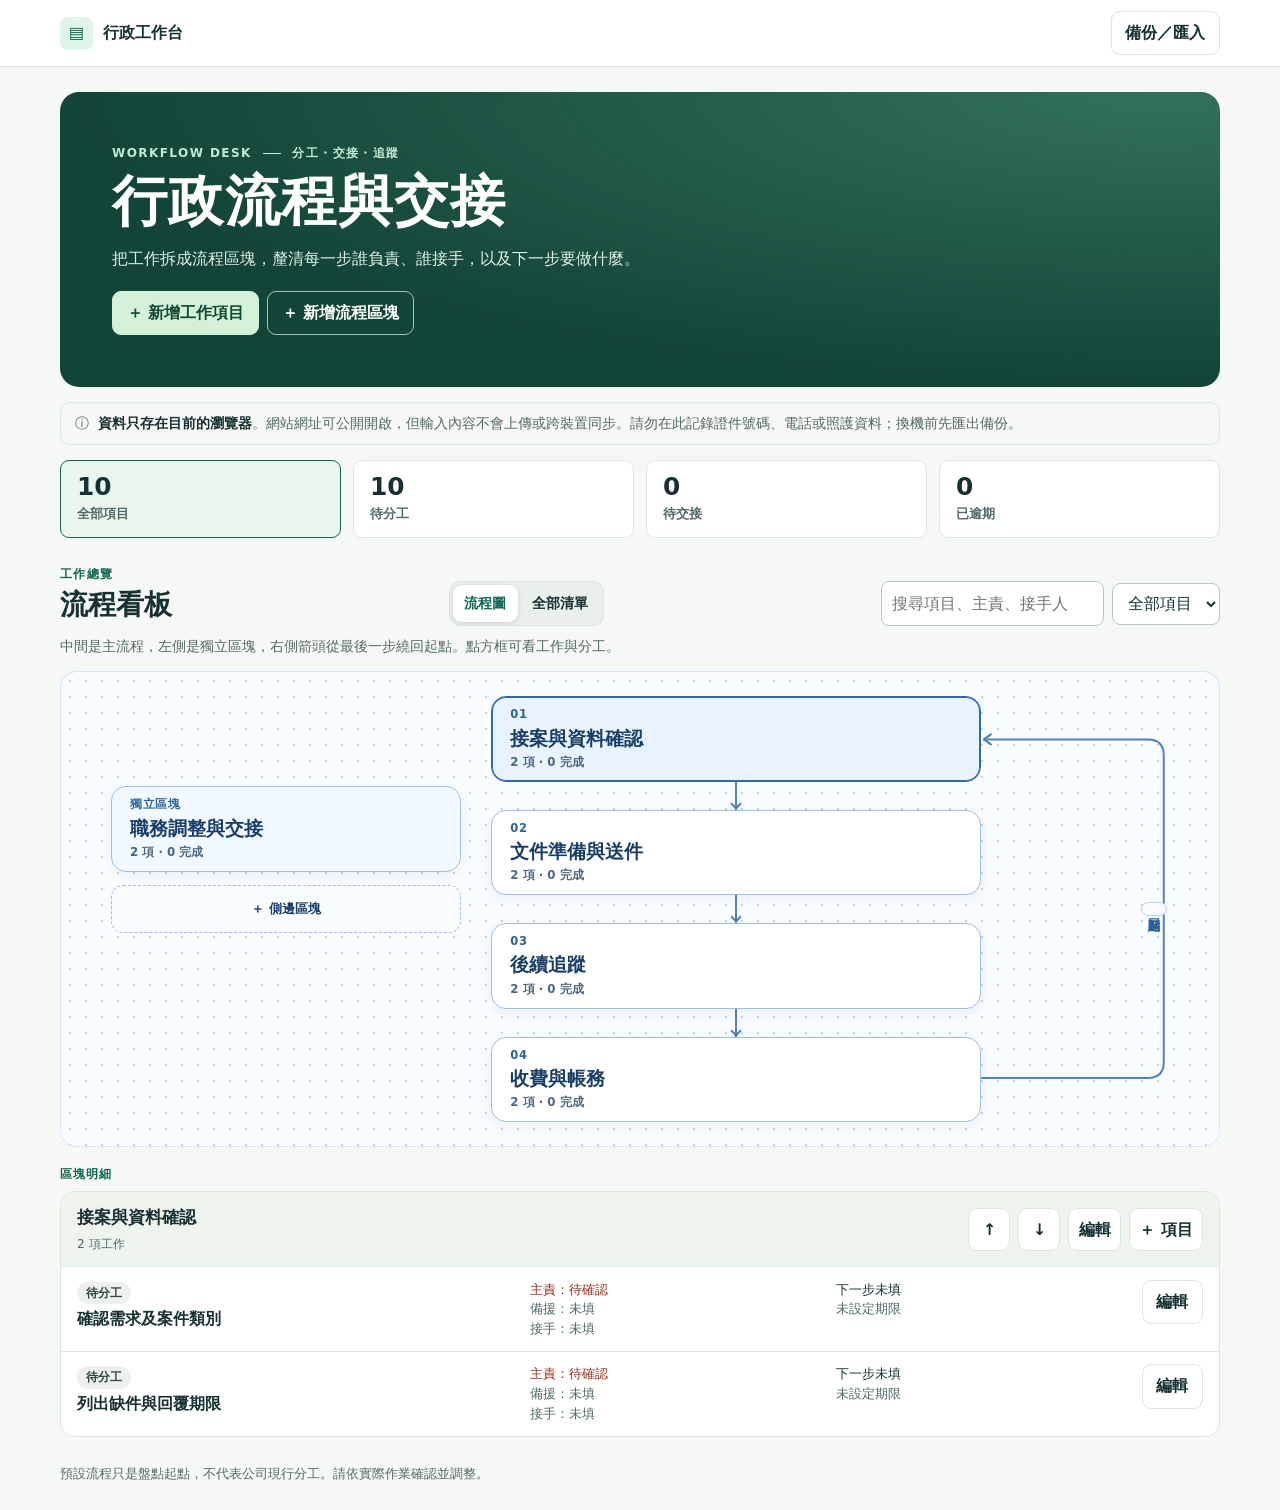
<file: workflow/index.html>
<!doctype html>
<html lang="zh-Hant">
<head>
<meta charset="utf-8"><meta name="viewport" content="width=device-width, initial-scale=1">
<meta name="robots" content="noindex,nofollow">
<title>行政流程與交接｜工作看板</title>
<link rel="stylesheet" href="style.css"><script src="sketch-board.js" defer></script>
<style>
[hidden]{display:none!important}
.workhead h2{font-size:1.75rem}
.view-switch{display:inline-flex;padding:3px;background:#e9efea;border:1px solid var(--line);border-radius:11px;gap:3px}
.view-switch button{border:0;background:transparent;min-height:37px;padding:.35rem .72rem;font-size:.9rem}
.view-switch button[aria-pressed=true]{background:white;color:var(--accent);box-shadow:0 1px 4px #15332825}
.flow-hint{margin:-4px 0 14px;color:var(--muted);font-size:.88rem}
.flow-map{display:grid;position:relative;grid-template-columns:minmax(0,1fr) minmax(0,1.4fr) minmax(36px,.45fr);column-gap:clamp(7px,2.6vw,30px);padding:24px clamp(10px,4.2vw,50px);margin:0 0 18px;border:1px solid #d9e5f1;border-radius:16px;background:radial-gradient(circle,#c1d5e7 1px,transparent 1.3px) 1px 1px/16px 16px,#f8fbff;overflow:hidden}
.map-main,.map-side{list-style:none;margin:0;padding:0;min-width:0}
.map-main{grid-column:2;grid-row:1}
.map-side{grid-column:1;grid-row:1;padding-top:clamp(60px,9vw,90px);display:flex;flex-direction:column;gap:13px}
.map-rail{grid-column:3;grid-row:1;position:relative}
.map-step{min-width:0}
.map-node,.map-add{position:relative;z-index:1;width:100%;min-height:82px;border:1px solid #9dbfe2;border-radius:15px;background:#fff;color:#183e67;text-align:left;padding:9px clamp(7px,1.7vw,18px);display:flex;flex-direction:column;justify-content:center;gap:3px;overflow-wrap:anywhere;box-shadow:0 4px 12px #29507c0e}
.map-node:hover,.map-node[aria-pressed=true]{background:#e8f3ff;border-color:#2e68a5;box-shadow:inset 0 0 0 1px #2e68a5}
.map-side .map-node{background:#f2f8ff}
.map-side .map-node[aria-pressed=true]{background:#e0eeff}
.map-node strong{line-height:1.3;font-size:clamp(.94rem,2.2vw,1.17rem)}
.map-num{font-size:.72rem;font-weight:800;letter-spacing:.06em;color:#2b649c}
.map-meta{font-size:.74rem;color:#4c6681}
.map-add{min-height:48px;border-style:dashed;border-radius:12px;align-items:center;text-align:center;box-shadow:none;background:#f9fcff;font-size:.83rem}
.map-arrow{display:block;position:relative;width:2px;height:28px;margin:0 auto;background:#5282b5}
.map-arrow::after{content:"";position:absolute;bottom:2px;left:-3px;width:6px;height:6px;border-bottom:2px solid #5282b5;border-right:2px solid #5282b5;transform:rotate(45deg)}
.map-route{position:absolute;inset:0;width:100%;height:100%;fill:none;stroke:#5282b5;stroke-width:2;stroke-linecap:round;stroke-linejoin:round;pointer-events:none}
.map-return{position:absolute;z-index:1;top:var(--return-y,50%);right:2px;transform:translateY(-50%);writing-mode:vertical-rl;min-height:0;padding:6px 3px;color:#2a6096;font-size:.75rem;white-space:nowrap;background:#f8fbff;border-color:#b9d2ed;border-radius:7px}
.group{scroll-margin-top:12px}
.flow-map[hidden]+.detail-label{display:none}
.detail-label{color:var(--accent);font-size:.78rem;font-weight:800;letter-spacing:.08em;margin:0 0 7px}
@media(max-width:720px){.workhead{gap:8px}.flow-hint{margin:0 0 10px}.flow-map{grid-template-columns:minmax(0,1fr) minmax(0,1.55fr) 36px}.map-side{padding-top:60px}}
</style>
</head>
<body>
<header class="mast"><div class="wrap top"><span class="brand"><span aria-hidden="true">▤</span> 行政工作台</span><div class="tools"><button id="backup">備份／匯入</button></div></div></header>
<main class="wrap">
<section class="hero">
<div class="eyebrow">WORKFLOW DESK <span></span> 分工・交接・追蹤</div>
<h1>行政流程與交接</h1>
<p>把工作拆成流程區塊，釐清每一步誰負責、誰接手，以及下一步要做什麼。</p>
<div class="hero-actions"><button class="primary" id="newItem">＋ 新增工作項目</button><button id="newGroup">＋ 新增流程區塊</button></div>
</section>
<div class="notice"><span aria-hidden="true">ⓘ</span><div><strong>資料只存在目前的瀏覽器</strong>。網站網址可公開開啟，但輸入內容不會上傳或跨裝置同步。請勿在此記錄證件號碼、電話或照護資料；換機前先匯出備份。</div></div>
<section id="stats" class="stats" aria-label="工作摘要"></section>
<section class="work">
<div class="workhead"><div><div class="eyebrow">工作總覽</div><h2>流程看板</h2></div><div class="view-switch" role="group" aria-label="顯示方式"><button type="button" id="flowMode" aria-pressed="true">流程圖</button><button type="button" id="listMode" aria-pressed="false">全部清單</button></div><div class="filter"><label><span class="sr">搜尋</span><input type="search" id="query" placeholder="搜尋項目、主責、接手人"></label><label><span class="sr">篩選狀態</span><select id="filter"><option value="">全部項目</option><option>待分工</option><option>待開始</option><option>進行中</option><option>待交接</option><option>已完成</option><option>已逾期</option></select></label></div></div>
<p class="flow-hint">中間是主流程，左側是獨立區塊，右側箭頭從最後一步繞回起點。點方框可看工作與分工。</p>
<div id="flowMap" class="flow-map" role="region" aria-label="行政流程圖" hidden></div>
<p class="detail-label">區塊明細</p>
<div id="board"></div>
</section>
<footer>預設流程只是盤點起點，不代表公司現行分工。請依實際作業確認並調整。</footer>
</main>
<dialog id="editor" aria-labelledby="editTitle"><form id="form"><div class="dialoghead"><h2 id="editTitle"></h2><button type="button" data-close aria-label="關閉">✕</button></div><div id="fields" class="fields"></div><p id="editError" class="error" role="alert"></p><div class="dialogfoot"><button type="button" data-close>取消</button><button class="primary" type="submit">儲存</button></div></form></dialog>
<dialog id="backupDialog" aria-labelledby="backupTitle"><div class="dialoghead"><h2 id="backupTitle">備份與還原</h2><button type="button" data-close aria-label="關閉">✕</button></div><p>匯出會下載目前整份看板。匯入會取代這個瀏覽器原有資料，建議先備份舊版本。</p><p id="backupError" class="error" role="alert"></p><div class="dialogfoot"><button id="exportBtn">匯出 JSON</button><button class="primary" id="importBtn">匯入備份</button><input type="file" id="backupFile" accept=".json,application/json" hidden></div></dialog>
<div id="toast" role="status" aria-live="polite"></div>
</body>
</html>
</file>
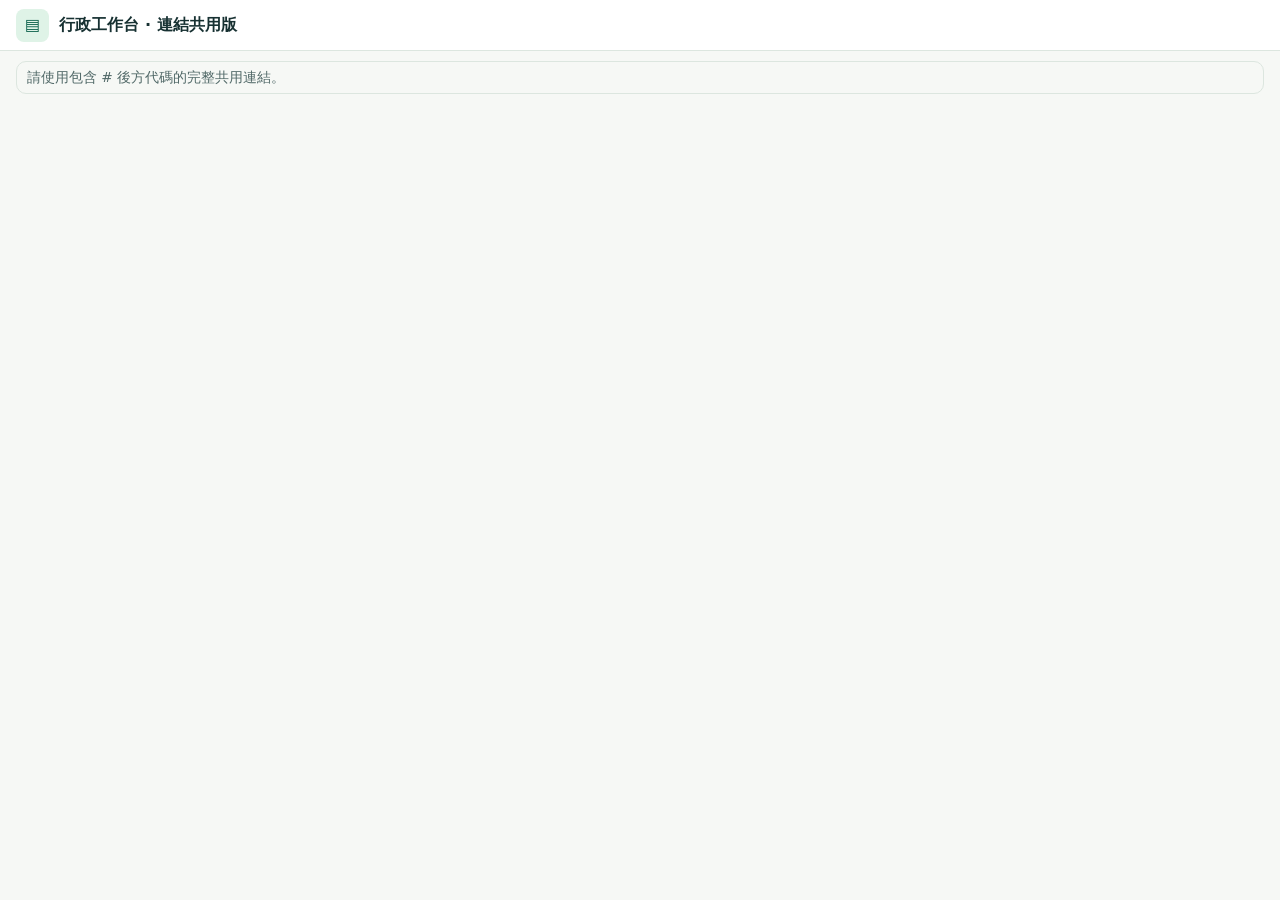
<file: workflow/link/index.html>
<!doctype html>
<html lang="zh-Hant">
<head>
<meta charset="utf-8"><meta name="viewport" content="width=device-width, initial-scale=1">
<meta name="robots" content="noindex,nofollow"><meta name="referrer" content="no-referrer">
<title>行政流程與交接｜連結共用版</title>
<link rel="stylesheet" href="../style.css"><link rel="stylesheet" href="canvas.css?v=staffColors12"><script type="module" src="board.mjs?v=staffColors12"></script>
<style>
[hidden]{display:none!important}
.workhead h2{font-size:1.75rem}
.view-switch{display:inline-flex;padding:3px;background:#e9efea;border:1px solid var(--line);border-radius:11px;gap:3px}
.view-switch button{border:0;background:transparent;min-height:37px;padding:.35rem .72rem;font-size:.9rem}
.view-switch button[aria-pressed=true]{background:white;color:var(--accent);box-shadow:0 1px 4px #15332825}
.group{scroll-margin-top:12px}
</style>
</head>
<body>
<header class="mast"><div class="wrap top"><span class="brand"><span aria-hidden="true">▤</span> 行政工作台 · 連結共用版</span></div></header>
<div class="wrap notice" id="cloudStatus" role="status">正在連接共用看板…</div>
<main class="wrap" id="boardMain" hidden>
<section class="work">
<div class="workhead cv-workhead"><h1>行政流程看板</h1><div class="view-switch" role="group" aria-label="顯示方式"><button type="button" id="canvasMode" aria-pressed="true">自由編排</button><button type="button" id="listMode" aria-pressed="false">全部清單</button></div></div>
<section id="canvasPanel" aria-label="自由編排流程畫布">
<div class="cv-toolbar"><div class="cv-edge-tools"><button type="button" class="primary" id="canvasAdd" disabled>＋ 新增圖卡</button><button type="button" id="canvasCancelLink" hidden>取消連線</button><label for="canvasEdgeList" class="sr">選擇箭頭</label><select id="canvasEdgeList"><option value="">選擇要移除的箭頭</option></select><button type="button" id="canvasRemoveEdge" disabled>移除箭頭</button></div><div class="cv-zoom" role="group" aria-label="畫布檢視"><button type="button" id="canvasZoomOut" aria-label="縮小畫布">−</button><button type="button" id="canvasZoomReset" title="回到原始大小" aria-label="回到原始大小，100%">100%</button><button type="button" id="canvasZoomIn" aria-label="放大畫布">＋</button><button type="button" id="canvasExpand" aria-pressed="false">全畫面</button></div></div>
<div class="cv-meta"><p class="cv-hint">拖動「⠿」靠近同一排或同一列會自動對齊；按住 Shift 可暫停對齊。拖到畫布上下緣會自動捲動。<span id="canvasHint">點兩張圖卡的圓點即可連線。</span></p><div id="canvasStatus" class="cv-status" role="status">正在載入畫布…</div></div>
<div class="cv-scroll" id="canvasScroll" tabindex="0" aria-label="圖卡畫布，可上下左右捲動"><div class="cv-surface" id="canvasSurface"><svg id="canvasLinks" class="cv-svg" xmlns="http://www.w3.org/2000/svg" aria-hidden="true"><defs><marker id="cvArrow" viewBox="0 0 12 12" refX="12" refY="6" markerWidth="7" markerHeight="7" orient="auto"><path d="M0 0L12 6L0 12Z" fill="#2c6daf"/></marker></defs><g id="canvasPaths"></g></svg><div id="canvasGuideX" class="cv-guide cv-guide-x" aria-hidden="true" hidden></div><div id="canvasGuideY" class="cv-guide cv-guide-y" aria-hidden="true" hidden></div><div id="canvasCards"></div><div id="canvasMeasures" aria-hidden="true"></div></div></div>
</section>
<section id="workloadPanel" aria-labelledby="workloadTitle" hidden>
<div class="wl-head"><div><h2 id="workloadTitle">行政工作分配</h2><p>與「自由編排」上的圖卡同步。每個非空白工作項目算 1 項；每個細項可對應多個大類。「全部大類」不重複計數，同一項由多人負責時，在目前大類的分工占比會平均分給符合該類的行政，不代表工時。</p></div></div>
<div id="workloadStatus" class="cv-status" role="status">正在載入圖卡…</div>
<div id="workloadContent" hidden>
<section class="wl-box wl-case-ref" aria-labelledby="caseRefTitle">
<div class="wl-list-head"><h3 id="caseRefTitle">LinkJet 案件量參考</h3><button type="button" id="caseRefEdit">更新參考數字</button></div>
<p id="caseRefPeriod" class="wl-muted"></p><div id="caseRefCounts" class="wl-case-counts"></div>
<p class="wl-muted">這是案件量快照，和下方的圖卡工作項目分開計算，不會即時連線 LinkJet。</p>
</section>
<div class="wl-filter wl-kind-filter"><label for="workloadKind">依大類查看</label><select id="workloadKind"></select></div><div id="workloadTotals" class="wl-totals" aria-label="項目總覽"></div>
<div class="wl-box"><h3>各行政負責占比</h3><div id="workloadShares"></div></div>
<div class="wl-box wl-list"><div class="wl-list-head"><h3>工作項目明細</h3><div class="wl-filter"><label for="workloadOwner">依負責人篩選</label><select id="workloadOwner"><option value="all">所有人</option></select></div></div><p id="workloadCount" class="wl-muted" aria-live="polite"></p><div class="wl-table-wrap"><table><thead><tr><th scope="col">來源圖卡</th><th scope="col">工作項目</th><th scope="col">負責行政</th><th scope="col">對應大類</th></tr></thead><tbody id="workloadRows"></tbody></table></div></div>
</div></section></section>
<footer>持有完整連結的人都能查看和修改。請勿填寫客戶資料、照護資訊或其他個資。</footer>
</main>
<dialog id="caseRefDialog" aria-labelledby="caseRefDialogTitle"><form id="caseRefForm"><div class="dialoghead"><h2 id="caseRefDialogTitle">更新案件量參考</h2></div>
<p class="wl-muted">填入包含已下架的六類件數。更新後，使用完整共用網址的人都能看到。</p>
<div class="fields"><label class="field"><span>起始日期</span><input type="date" id="caseRefFrom" required></label><label class="field"><span>結束日期</span><input type="date" id="caseRefTo" required></label><div id="caseRefInputs" class="fields wide"></div></div>
<p id="caseRefError" class="error" role="alert"></p><div class="dialogfoot"><button type="button" id="caseRefCancel">取消</button><button type="submit" class="primary">儲存案件量</button></div></form></dialog>
<dialog id="canvasDialog" aria-labelledby="canvasDialogTitle"><form id="canvasForm"><div class="dialoghead"><h2 id="canvasDialogTitle">新增圖卡</h2></div><div class="fields"><label class="field wide"><span>圖卡標題</span><input id="canvasTitle" maxlength="120" required></label><section class="wide cv-work" aria-labelledby="cvWorkLabel"><div class="cv-work-head"><strong id="cvWorkLabel">工作項目</strong><strong>負責行政與對應大類</strong></div><div id="canvasWorkRows"></div><button type="button" id="canvasAddWork">＋ 新增工作項目</button><details id="canvasRosterPanel"><summary>新增行政人員</summary><p>建議用暱稱或代號。名單會和圖卡一起儲存，持有連結的人都看得到。</p><div class="cv-roster-entry"><input id="canvasRosterName" maxlength="40" aria-label="行政人員暱稱或代號" placeholder="輸入暱稱或代號"><button type="button" id="canvasRosterAdd">加入名單</button></div><p id="canvasRosterStatus" role="status"></p></details></section></div><p id="canvasError" class="error" role="alert"></p><div class="dialogfoot"><button type="button" id="canvasDelete" class="danger" hidden>刪除圖卡</button><button type="button" id="canvasCancel">取消</button><button type="submit" class="primary">儲存圖卡</button></div></form></dialog>
</body>
</html>
</file>
<file: workflow/style.css>
:root{color-scheme:light;--ink:#173132;--muted:#516968;--bg:#f6f8f5;--line:#dce6df;--accent:#126651;--dark:#134438;--white:#fff;font-family:system-ui,"Microsoft JhengHei",sans-serif}*{box-sizing:border-box}body{margin:0;background:var(--bg);color:var(--ink);line-height:1.5}button,input,select,textarea{font:inherit}a{color:inherit}button{cursor:pointer}button,a,input,select,textarea{-webkit-tap-highlight-color:transparent}button:focus-visible,a:focus-visible,input:focus-visible,select:focus-visible,textarea:focus-visible{outline:3px solid #38a680;outline-offset:2px}button{background:#fff;border:1px solid var(--line);border-radius:9px;color:var(--ink);font-weight:650;padding:.57rem .86rem;min-height:43px}button:hover{background:#edf6ef}.primary{background:var(--accent);border-color:var(--accent);color:#fff}.primary:hover{background:#0a5040}.wrap{max-width:1160px;width:calc(100% - 48px);margin:auto}.mast{background:#fff;border-bottom:1px solid var(--line)}.top{display:flex;align-items:center;justify-content:space-between;min-height:66px;gap:10px}.brand{font-weight:800;display:flex;gap:.65rem;align-items:center;white-space:nowrap}.brand span{background:#dff3e7;color:#0e634d;display:grid;place-items:center;width:33px;height:33px;border-radius:8px}.tools,.hero-actions,.filter,.dialogfoot,.group-actions{display:flex;gap:8px;align-items:center;flex-wrap:wrap}.tools a{padding:8px 4px;color:var(--accent);font-weight:650;text-decoration:none}.hero{margin-top:25px;border-radius:19px;padding:clamp(22px,5vw,52px);color:#fff;background:radial-gradient(ellipse at 95% 0,#32715b,transparent 70%),var(--dark)}.eyebrow{font-size:.75rem;letter-spacing:.12em;font-weight:800;color:var(--accent)}.hero .eyebrow{color:#c2e9d3;display:flex;align-items:center;gap:.7rem}.eyebrow span{width:18px;height:1px;background:currentColor}.hero h1{font-size:clamp(2rem,5vw,3.45rem);margin:.3rem 0;letter-spacing:.025em;line-height:1.25}.hero p{margin:.7rem 0 1.25rem;color:#e0f0e7}.hero .primary{background:#d2f1d7;color:#114837;border-color:#d2f1d7}.hero button:not(.primary){background:transparent;color:#fff;border-color:#a0c6b5}.hero button:hover{box-shadow:0 0 0 2px #cee5d7}.notice{display:flex;gap:.55rem;margin:15px 0;padding:10px 14px;border:1px solid var(--line);border-radius:10px;color:var(--muted);font-size:.86rem}.notice strong{color:var(--ink)}.stats{display:grid;grid-template-columns:repeat(4,minmax(0,1fr));gap:12px}.stat{text-align:left;padding:12px 16px}.stat b{display:block;font-size:1.55rem;line-height:1.15}.stat span{color:var(--muted);font-size:.82rem}.stat[aria-pressed=true]{border-color:var(--accent);background:#eaf5ee}.work{margin:27px 0}.workhead{display:flex;align-items:end;justify-content:space-between;gap:12px;margin-bottom:14px}.workhead h2{margin:1px 0 0;font-size:1.65rem}input,select,textarea{min-width:0;max-width:100%;border:1px solid #b7c9bf;background:#fff;color:var(--ink);padding:.59rem .68rem;border-radius:8px}textarea{min-height:5rem;resize:vertical}.group{margin:0 0 16px;border:1px solid var(--line);border-radius:15px;overflow:hidden;background:#fff}.group-head{display:flex;justify-content:space-between;align-items:center;gap:10px;padding:13px 16px;background:#edf4ee}.group-head h3{margin:0;font-size:1.08rem;overflow-wrap:anywhere}.group-count{font-size:.76rem;color:var(--muted)}.group-actions{flex-shrink:0}.group-actions button{min-width:42px;padding:.36rem .58rem}.rows{list-style:none;margin:0;padding:0}.row{display:grid;grid-template-columns:minmax(160px,1.5fr) minmax(160px,1fr) minmax(140px,1fr) auto;gap:11px;padding:12px 16px;align-items:start}.row+.row{border-top:1px solid var(--line)}.row h4,.row p{margin:0;overflow-wrap:anywhere;white-space:pre-wrap}.row h4{font-size:1rem}.row p,.meta{font-size:.83rem;color:var(--muted)}.row .next{color:var(--ink)}.row .edit{min-height:41px}.pill{display:inline-block;border-radius:30px;padding:2px 9px;margin-bottom:3px;font-size:.78rem;background:#edf0ef;color:#304744;font-weight:750}.pill[data-tone=active]{background:#e6efff;color:#215292}.pill[data-tone=handoff]{background:#fff0d7;color:#794507}.pill[data-tone=done]{background:#dcf2e3;color:#12604b}.warn{color:#96301c!important}.empty{padding:15px 16px;color:var(--muted);margin:0}footer{padding:0 0 26px;color:var(--muted);font-size:.83rem}.sr{position:absolute;width:1px;height:1px;overflow:hidden;clip-path:inset(50%)}dialog{width:min(590px,calc(100% - 24px));max-height:90dvh;border:1px solid var(--line);border-radius:16px;color:var(--ink);padding:18px 20px;box-shadow:0 24px 100px #12352c44}dialog::backdrop{background:#163c35a0}.dialoghead{display:flex;justify-content:space-between;align-items:center;gap:8px;margin-bottom:10px}.dialoghead h2{margin:0}.dialogfoot{justify-content:flex-end;margin-top:12px}.fields{display:grid;grid-template-columns:repeat(2,minmax(0,1fr));gap:10px}.field{display:flex;flex-direction:column;gap:3px;font-weight:650;font-size:.88rem}.wide{grid-column:1/-1}.error{color:#a33121;font-size:.86rem}.error:empty{display:none}.danger{color:#9b3627}.hint{color:var(--muted);font-size:.83rem}#toast{position:fixed;bottom:10px;left:50%;transform:translateX(-50%);max-width:calc(100vw - 24px);background:#193b32;color:#fff;padding:9px 14px;border-radius:8px;z-index:10}#toast:empty{display:none}
@media(max-width:720px){.wrap{width:calc(100% - 24px)}.hero{margin-top:12px}.workhead{align-items:start;flex-direction:column}.filter{width:100%;display:grid;grid-template-columns:minmax(0,1fr) minmax(105px,auto)}.filter input{width:100%}.row{grid-template-columns:minmax(0,1fr) auto;gap:6px 10px}.row>div:nth-child(2),.row>div:nth-child(3){grid-column:1}.row .edit{grid-area:1/2/3/3}.group-head{padding:10px 12px}.row{padding:11px 12px}}@media(max-width:455px){.tools{font-size:.78rem;gap:3px}.tools button{padding:.3rem .38rem}.brand{font-size:.88rem;gap:.35rem}.stats{gap:6px}.stat{padding:8px}.stat span{font-size:.72rem}.group-actions{gap:3px}.group-actions button{min-width:38px;padding:.27rem .33rem}.group-head h3{font-size:1rem}.hero-actions button{font-size:.88rem}}@media(prefers-reduced-motion:reduce){*{scroll-behavior:auto!important}}
</file>
<file: workflow/link/canvas.css>
.cv-toolbar,.cv-edge-tools{display:flex;align-items:center;flex-wrap:wrap;gap:8px}.cv-toolbar{justify-content:space-between;margin:.5rem 0}.cv-edge-tools{max-width:100%}.cv-edge-tools select{width:auto;max-width:min(52vw,340px)}.cv-hint{font-size:.9rem;color:#334d64;margin:8px 0}.cv-status{color:#244f6e;font-size:.85rem;margin:6px 0 10px}.cv-scroll{width:100%;height:clamp(440px,70vh,820px);overflow:auto;border:1px solid #ccddee;border-radius:16px;background:#fff;position:relative;overscroll-behavior:contain}
.cv-surface{position:relative;min-width:100%;min-height:100%;background:radial-gradient(circle,#c7d8e8 1px,transparent 1.3px) 0 0/17px 17px,#fff;isolation:isolate}
.cv-svg{position:absolute;inset:0;width:100%;height:100%;overflow:visible;pointer-events:none}#canvasPaths{fill:none;stroke:#2c6daf;stroke-width:2.3}
.cv-card{position:absolute;color:#183d62;background:#f5faff;border:1px solid #91b6dc;border-radius:14px;width:244px;box-shadow:0 4px 14px #163b6020;padding:13px 13px 13px 12px;overflow:visible;z-index:1}
.cv-card.cv-moving{z-index:3;background:#e4f1ff;box-shadow:0 7px 22px #163b6040}.cv-card-head{display:flex;align-items:flex-start;gap:5px}.cv-card h3{font-size:.99rem;line-height:1.35;flex:1;overflow-wrap:anywhere;margin:4px 0}.cv-card-head button{padding:3px 5px;min-height:30px;font-size:.75rem;color:#194e85;border-color:#c5daee}.cv-card-head .cv-grip{font-size:1.12rem;touch-action:none;cursor:grab;min-width:30px}.cv-grip:active{cursor:grabbing}.cv-card p{white-space:pre-wrap;overflow-wrap:anywhere;margin:8px 2px 0;color:#284966;font-size:.87rem;line-height:1.45}
.cv-card .cv-port{position:absolute;border:2px solid #367bbf;border-radius:50%;background:#fff;width:16px;height:16px;min-height:0;padding:0;box-shadow:0 0 0 3px #fff8;z-index:4;touch-action:manipulation}.cv-card .cv-port[aria-pressed="true"],.cv-card .cv-port:hover{background:#2c6daf;box-shadow:0 0 0 4px #a4cff8}.cv-port-t{top:-8px;left:calc(50% - 8px)}.cv-port-b{bottom:-8px;left:calc(50% - 8px)}.cv-port-l{left:-8px;top:calc(50% - 8px)}.cv-port-r{right:-8px;top:calc(50% - 8px)}.cv-empty{position:absolute;top:20px;left:22px;color:#416483;margin:0}
@media(max-width:600px){.cv-card{width:220px}.cv-toolbar{justify-content:flex-start}.cv-card .cv-port{width:22px;height:22px}.cv-port-t{top:-11px;left:calc(50% - 11px)}.cv-port-b{bottom:-11px;left:calc(50% - 11px)}.cv-port-l{left:-11px;top:calc(50% - 11px)}.cv-port-r{right:-11px;top:calc(50% - 11px)}}

.cv-work{display:grid;gap:8px}.cv-work-head,.cv-work-row{display:grid;grid-template-columns:minmax(0,1fr) minmax(104px,32%) 34px;gap:6px;align-items:center}.cv-work-head{font-size:.86rem;color:#294e70}.cv-work-row{margin-bottom:6px}.cv-work-row :is(input,select){min-width:0;width:100%}.cv-work-row .cv-work-remove{padding:0;min-width:34px;font-size:1.1rem}.cv-work>button{justify-self:start}.cv-work details{margin-top:4px;padding:9px;background:#f3f8fc;border-radius:8px}.cv-work summary{cursor:pointer;font-weight:600}.cv-work details p{color:#36526b;font-size:.82rem;margin:6px 0}.cv-work details p:empty{display:none}.cv-roster-entry{display:flex;gap:6px}.cv-roster-entry input{min-width:0;flex:1}.cv-roster-entry button{flex:none}
.cv-card-tasks{display:grid;gap:4px;list-style:none;padding:0;margin:8px 2px 0}.cv-card-tasks li{display:flex;align-items:flex-start;justify-content:space-between;gap:5px;font-size:.87rem;color:#284966}.cv-card-tasks li span{min-width:0;white-space:pre-wrap;overflow-wrap:anywhere}.cv-owner-tag{flex:none;max-width:44%;overflow-wrap:anywhere;border-radius:8px;background:#dcecfb;color:#214f78;padding:1px 5px}

#boardMain,.mast .wrap{max-width:none;width:calc(100% - 32px)}#cloudStatus{margin:10px 16px;width:auto;max-width:none;padding:5px 10px}#boardMain .work{margin:8px 0 12px}.cv-workhead{align-items:center;flex-direction:row;flex-wrap:wrap;margin-bottom:6px}.cv-workhead h1{font-size:clamp(1.14rem,2.4vw,1.65rem);margin:0}.mast .top{min-height:50px}.cv-old-actions{margin-bottom:10px}.cv-meta{display:flex;flex-wrap:wrap;justify-content:space-between;align-items:baseline;gap:0 12px}.cv-meta .cv-status,.cv-meta .cv-hint{margin:2px 0 7px}.cv-scroll{height:max(400px,calc(100vh - 175px));height:max(400px,calc(100dvh - 175px))}.cv-zoom{display:flex;gap:5px;align-items:center}.cv-zoom button{padding:.38rem .59rem;min-width:36px}.cv-zoom button:disabled{opacity:.5}.cv-expanded-page{overflow:hidden}.cv-expanded{position:fixed;inset:0;z-index:20;display:flex;flex-direction:column;padding:8px 12px 12px;background:#f6f8f5}.cv-expanded .cv-scroll{height:auto;flex:1;min-height:0}#canvasDialog{width:min(660px,calc(100% - 22px))}
@media(max-width:650px){#boardMain,.mast .wrap{width:calc(100% - 16px)}#cloudStatus{margin:7px 8px;font-size:.79rem}.cv-scroll{height:max(390px,calc(100dvh - 215px))}.cv-toolbar button,.cv-toolbar select{font-size:.85rem}.cv-expanded{padding:5px 6px 6px}.cv-work-row input,.cv-work-row select{padding-left:6px;padding-right:6px}}

.cv-guide{position:absolute;z-index:2;pointer-events:none;opacity:.85}.cv-guide-x{border-left:1px dashed #087087;width:0}.cv-guide-y{border-top:1px dashed #087087;height:0}
#workloadPanel{max-width:1300px;margin:12px auto 22px}.wl-head h2,.wl-box h3{margin:0}.wl-head p,.wl-muted{font-size:.9rem;color:var(--muted);margin:.25rem 0 .6rem}.wl-totals{display:grid;grid-template-columns:repeat(3,minmax(0,1fr));gap:10px;margin:9px 0 12px}.wl-total,.wl-box{background:#fff;border:1px solid #d8e5e5;border-radius:14px;padding:12px 15px}.wl-total span{font-size:.83rem;color:var(--muted);display:block}.wl-total strong{font-size:1.32rem}.wl-box{margin-bottom:12px}.wl-share{width:100%;display:grid;grid-template-columns:minmax(70px,1fr) minmax(60px,3fr) minmax(105px,auto);align-items:center;gap:10px;text-align:left;padding:.48rem .55rem;margin-top:5px;background:#f8faf9}.wl-share[aria-pressed=true]{border-color:var(--accent);background:#eaf5f0}.wl-person,.wl-card-link{overflow-wrap:anywhere}.wl-track{display:block;height:10px;background:#e6efea;border-radius:20px;overflow:hidden}.wl-fill{display:block;height:100%;background:#227b61;border-radius:20px}.wl-unassigned .wl-fill{background:#b27628}.wl-count{text-align:right;font-variant-numeric:tabular-nums;font-size:.88rem}.wl-list-head,.wl-filter{display:flex;flex-wrap:wrap;align-items:center;gap:6px 10px}.wl-list-head{justify-content:space-between}.wl-filter label{font-size:.86rem}.wl-filter select{max-width:min(48vw,240px)}.wl-table-wrap{overflow:auto}.wl-list table{width:100%;border-collapse:collapse;font-size:.91rem;table-layout:fixed}.wl-list th,.wl-list td{padding:.42rem .5rem;vertical-align:top;text-align:left;border-bottom:1px solid #e7eeeb;overflow-wrap:anywhere}.wl-list th:first-child{width:30%}.wl-list th:last-child{width:20%}.wl-list thead{background:#edf5f2}.wl-card-link{display:inline-block;max-width:100%;padding:.1rem 0;min-height:25px;text-align:left;background:none;border:0;color:var(--accent);text-decoration:underline;text-underline-offset:2px}.wl-pending{color:#81551a}
@media(max-width:650px){.wl-total,.wl-box{padding:8px 9px}.wl-totals{gap:5px}.wl-list th,.wl-list td{padding:.38rem .27rem}.wl-list th:last-child{width:22%}.wl-share{grid-template-columns:minmax(60px,1fr) minmax(38px,2fr) minmax(87px,auto);gap:5px}.wl-count{font-size:.8rem}}

#canvasMeasures{position:absolute;inset:0;z-index:6;pointer-events:none}.cv-measure-tag{position:absolute;transform:translate(-50%,-50%) scale(var(--cv-measure-scale,1));white-space:nowrap;padding:2px 7px;border:1px solid #1f6696;border-radius:7px;background:#fff;color:#194568;box-shadow:0 2px 7px #143b6630;font-size:12px;font-weight:750;font-variant-numeric:tabular-nums;line-height:1.4}
.wl-case-ref{background:#f8fcff;border-color:#cadfed}.wl-case-ref .wl-list-head button{min-height:34px;padding:.25rem .55rem;font-size:.81rem}.wl-case-counts{display:grid;grid-template-columns:repeat(7,minmax(0,1fr));gap:6px;margin:.5rem 0}.wl-case-tile{padding:.45rem .5rem;border:1px solid #dbe9f0;border-radius:9px;background:white;min-width:0}.wl-case-tile:first-child{background:#e6f2fa;border-color:#c3dbed}.wl-case-tile span{display:block;font-size:.8rem;color:#31546d}.wl-case-tile strong{font-size:1.08rem;font-variant-numeric:tabular-nums}
@media(max-width:780px){.wl-case-counts{grid-template-columns:repeat(4,minmax(0,1fr))}}
@media(max-width:460px){.wl-case-counts{grid-template-columns:repeat(3,minmax(0,1fr))}.wl-case-tile:first-child{grid-column:1/-1}}
#canvasDialog{width:min(810px,calc(100% - 22px))}.cv-work-head,.cv-work-row{grid-template-columns:minmax(0,1fr) minmax(94px,25%) minmax(100px,28%) 34px;align-items:start}.cv-kind-picker{min-width:0;border:1px solid #b7c9bf;border-radius:8px;background:#fff}.cv-kind-picker summary{padding:.48rem .4rem;cursor:pointer;font-size:.85rem;overflow-wrap:anywhere}.cv-kind-options{display:grid;gap:5px;padding:0 .3rem .4rem;font-size:.82rem}.cv-kind-options label{display:flex;align-items:center;gap:.2rem;cursor:pointer}.cv-kind-options input[type=checkbox]{width:auto;margin:.1rem .1rem .1rem 0;accent-color:var(--accent)}.wl-kind-filter{margin:12px 0 6px}.wl-kind-tags{display:flex;flex-wrap:wrap;gap:4px}.wl-kind-tag{display:inline-block;background:#eaf2fa;color:#264d69;padding:1px 5px;border-radius:6px;font-size:.79rem}.wl-list th:first-child{width:25%}.wl-list th:nth-child(3){width:18%}.wl-list th:last-child{width:24%}.wl-case-counts{grid-template-columns:repeat(9,minmax(0,1fr))}
@media(max-width:880px){.wl-case-counts{grid-template-columns:repeat(5,minmax(0,1fr))}}
@media(max-width:520px){.wl-case-counts{grid-template-columns:repeat(4,minmax(0,1fr))}.cv-work-head,.cv-work-row{grid-template-columns:minmax(0,1fr) minmax(68px,23%) minmax(77px,26%) 28px;gap:4px}.cv-work-row .cv-work-remove{min-width:28px}#canvasDialog{padding:12px 9px}.wl-list table{font-size:.81rem}}
.cv-work .cv-kind-picker{margin:0;padding:0;background:#fff}
.cv-card h3{min-width:0}.cv-card-head button{flex:none}
.cv-card-tasks{gap:9px}.cv-card-tasks li{display:grid;min-width:0;justify-content:stretch;gap:4px;line-height:1.45}.cv-card-tasks li+li{border-top:1px solid #d9e8f3;padding-top:7px}
.cv-task-name{display:block;overflow-wrap:anywhere}.cv-card-tasks .cv-owner-tag{justify-self:start;max-width:100%;font-size:.76rem}.cv-card-kinds{display:flex;flex-wrap:wrap;gap:3px;color:#295578;min-width:0}.cv-card-tasks .cv-card-kind{max-width:100%;border:1px solid #c7dcea;border-radius:5px;padding:0 4px;background:#edf6fc;font-size:.72rem;line-height:1.35}
.cv-card:is(:hover,:focus-within){z-index:2}.cv-card.cv-moving{z-index:3}

@media(min-width:1100px){.wl-case-counts{grid-template-columns:repeat(11,minmax(0,1fr))}}
@media(min-width:881px) and (max-width:1099px){.wl-case-counts{grid-template-columns:repeat(6,minmax(0,1fr))}}
.cv-work-head,.cv-work-row{grid-template-columns:minmax(0,1fr) minmax(175px,43%) 34px}.cv-assignment-area,.cv-assignment-list{display:grid;gap:6px;min-width:0}.cv-assignment{display:grid;gap:4px;padding:6px;border:1px solid #d8e6ec;border-radius:8px;background:#f4f9fc}.cv-assignment-top{display:grid;grid-template-columns:minmax(0,1fr) 26px;gap:4px}.cv-assignment-top .cv-assignment-remove{padding:0;min-width:26px;min-height:34px}.cv-add-staff{justify-self:start;min-height:34px;padding:.2rem .45rem;font-size:.82rem}.cv-card-assignment{display:grid;justify-items:start;gap:3px;min-width:0}.cv-card-assignment+.cv-card-assignment{margin-top:3px}.wl-assignment-follow td{background:#f9fbfd}
@media(max-width:520px){.cv-work-head,.cv-work-row{grid-template-columns:minmax(0,1fr) minmax(126px,47%) 28px}.cv-assignment{padding:4px}.cv-kind-picker summary{font-size:.77rem}.cv-assignment-top select{padding:.35rem .25rem}}
.cv-owner-tag.staff-colored,.wl-owner-pill.staff-colored,.wl-person.staff-colored,select.staff-colored{background:var(--staff-bg);color:var(--staff-fg);border:1px solid var(--staff-border)}.wl-owner-pill.staff-colored,.wl-person.staff-colored{display:inline-block;justify-self:start;padding:1px 6px;border-radius:7px;overflow-wrap:anywhere}.wl-fill.staff-colored{background:var(--staff-border);box-shadow:inset 0 0 0 1px var(--staff-fg)}
</file>
